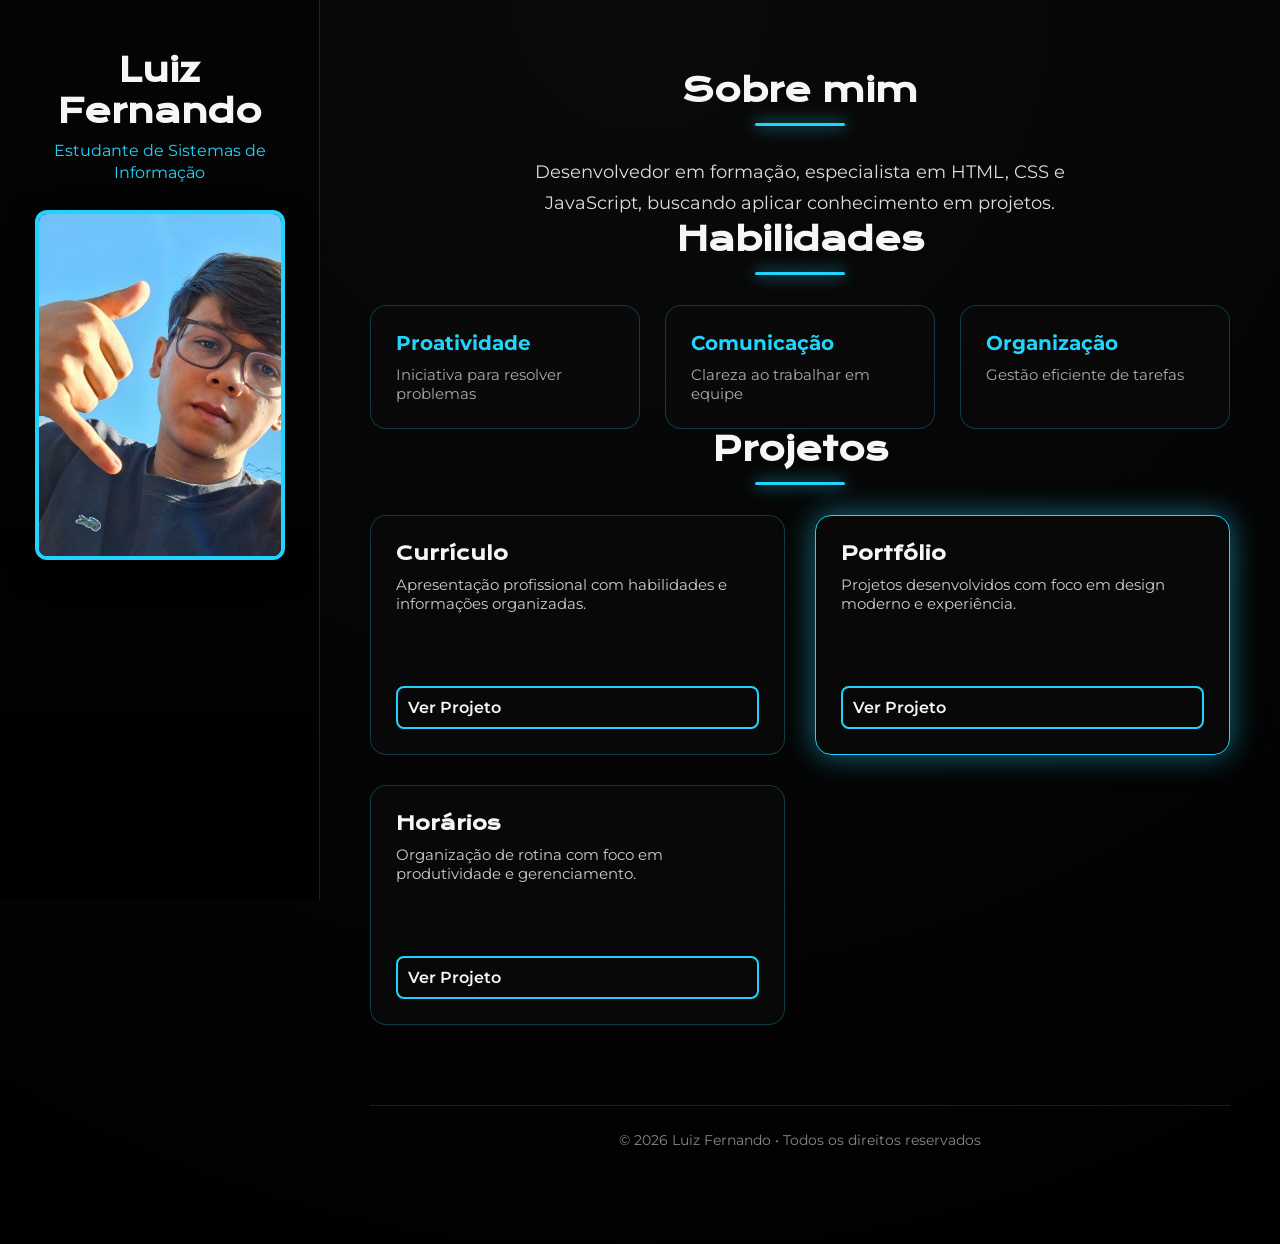
<file: index.html>
<!doctype html>
<html lang="pt-BR">
  <head>
    <meta charset="UTF-8" />
    <meta name="viewport" content="width=device-width, initial-scale=1.0" />
    <meta
      name="description"
      content="Portfólio de Luiz Fernando, estudante de Sistemas de Informação."
    />
    <meta name="author" content="Luiz Fernando" />

    <title>Luiz Fernando | Perfil</title>

    <!-- FONTS -->
    <link
      href="https://fonts.googleapis.com/css2?family=Krona+One&family=Montserrat:wght@300;400;600&display=swap"
      rel="stylesheet"
    />

    <!-- CSS -->
    <link rel="stylesheet" href="stylee.css" />
  </head>

  <body>
    <div class="layout">
      <!-- SIDEBAR -->
      <aside class="sidebar">
        <h1>Luiz Fernando</h1>
        <p>Estudante de Sistemas de Informação</p>

        <!-- FOTO RETANGULAR -->
        <img src="luizin.png" alt="Foto de Luiz Fernando" class="foto-perfil" />
      </aside>

      <!-- CONTEÚDO PRINCIPAL -->
      <main class="conteudo">
        <!-- SOBRE -->
        <section class="sobre">
          <h2>Sobre mim</h2>
          <div class="sobre-content">
            <div class="sobre-content">
              <p class="sobre-texto">
                Desenvolvedor em formação, especialista em HTML, CSS e
                JavaScript, buscando aplicar conhecimento em projetos.
              </p>
            </div>
          </div>
        </section>

        <!-- HABILIDADES -->
        <section class="habilidades">
          <h2>Habilidades</h2>
          <ul class="skills">
            <li>
              <strong>Proatividade</strong>
              <span>Iniciativa para resolver problemas</span>
            </li>
            <li>
              <strong>Comunicação</strong>
              <span>Clareza ao trabalhar em equipe</span>
            </li>
            <li>
              <strong>Organização</strong>
              <span>Gestão eficiente de tarefas</span>
            </li>
          </ul>
        </section>

        <!-- PROJETOS EM CARDS -->
        <section class="projetos-section">
          <h2>Projetos</h2>
          <div class="projetos">
            <article class="card">
              <h3>Currículo</h3>
              <p>
                Apresentação profissional com habilidades e informações
                organizadas.
              </p>
              <a href="projetos/curriculo.png/index.html">Ver Projeto</a>
            </article>

            <article class="card destaque">
              <h3>Portfólio</h3>
              <p>
                Projetos desenvolvidos com foco em design moderno e experiência.
              </p>
              <a href="projetos/portfolio.png/index.html">Ver Projeto</a>
            </article>

            <article class="card">
              <h3>Horários</h3>
              <p>
                Organização de rotina com foco em produtividade e gerenciamento.
              </p>
              <a href="projetos/horarios.png/index.html">Ver Projeto</a>
            </article>
          </div>
        </section>

        <!-- FOOTER -->
        <footer class="rodape">
          <p>© 2026 Luiz Fernando • Todos os direitos reservados</p>
        </footer>
      </main>
    </div>
  </body>
</html>
</file>
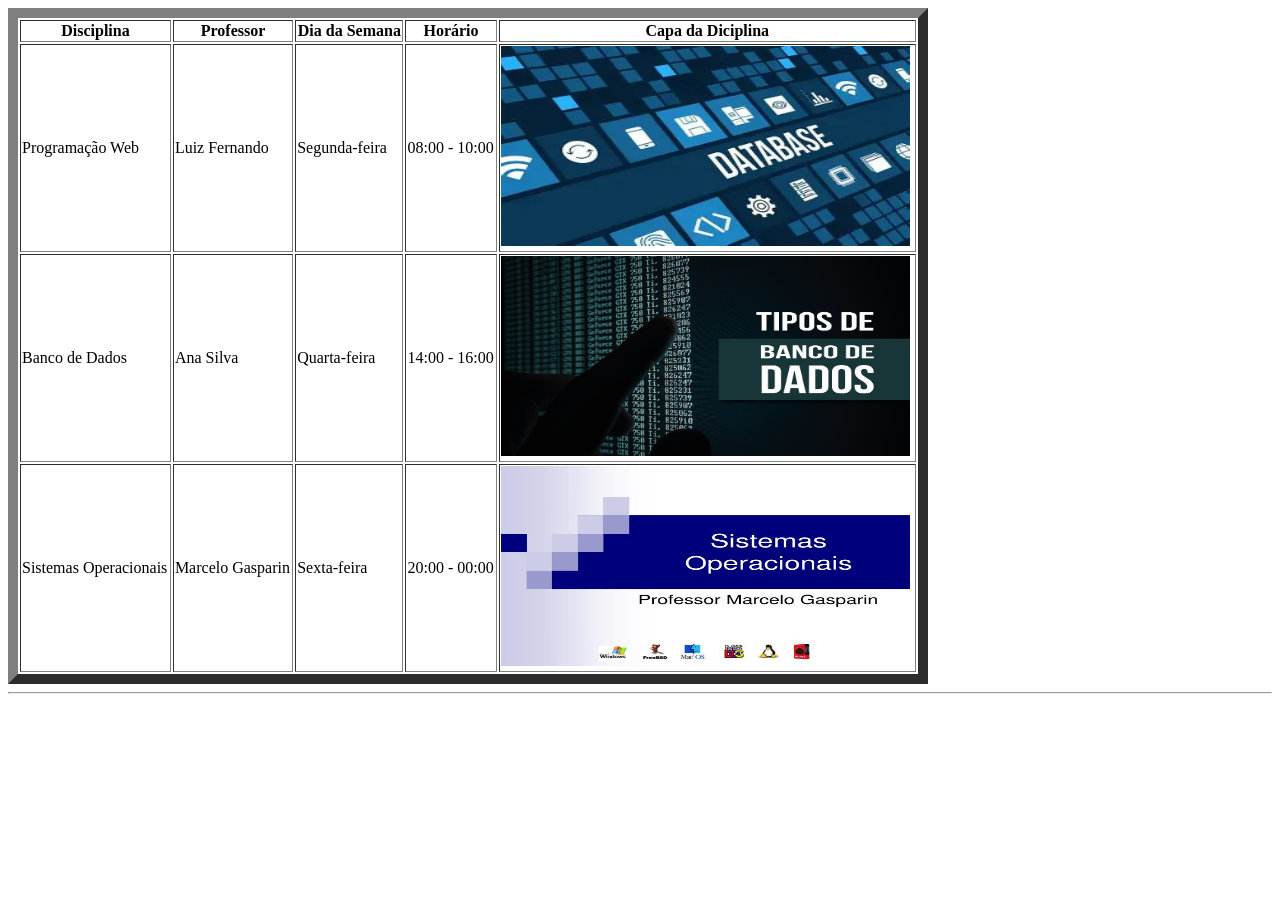
<file: projetos/horarios.png/index.html>
<!doctype html>
<html lang="pt-br">
  <head>
    <meta charset="UTF-8" />
    <meta http-equiv="X-UA-Compatible" content="IE=edge" />
    <meta name="viewport" content="width=device-width, initial-scale=1.0" />
    <title>Aula da Faculdade</title>
  </head>
  <body>
    <table border="10" height="200" width="920">
      <tr>
        <th>Disciplina</th>

        <th>Professor</th>
        <th>Dia da Semana</th>
        <th>Horário</th>
        <th>Capa da Diciplina</th>
      </tr>
      <tr>
        <td>Programação Web</td>
        <td>Luiz Fernando</td>
        <td>Segunda-feira</td>
        <td>08:00 - 10:00</td>
        <td>
          <img src="./imagems/projetoweb.png" height="200" width="409" />
        </td>
      </tr>
      <tr>
        <td>Banco de Dados</td>
        <td>Ana Silva</td>
        <td>Quarta-feira</td>
        <td>14:00 - 16:00</td>
        <td><img src="./imagems/bancodados.png" height="200" width="409" /></td>
      </tr>
      <tr>
        <td>Sistemas Operacionais</td>
        <td>Marcelo Gasparin</td>
        <td>Sexta-feira</td>
        <td>20:00 - 00:00</td>
        <td>
          <img src="./imagems/sistema.png" height="200" width="409" />
        </td>
      </tr>
    </table>
    <hr />
  </body>
</html>
</file>
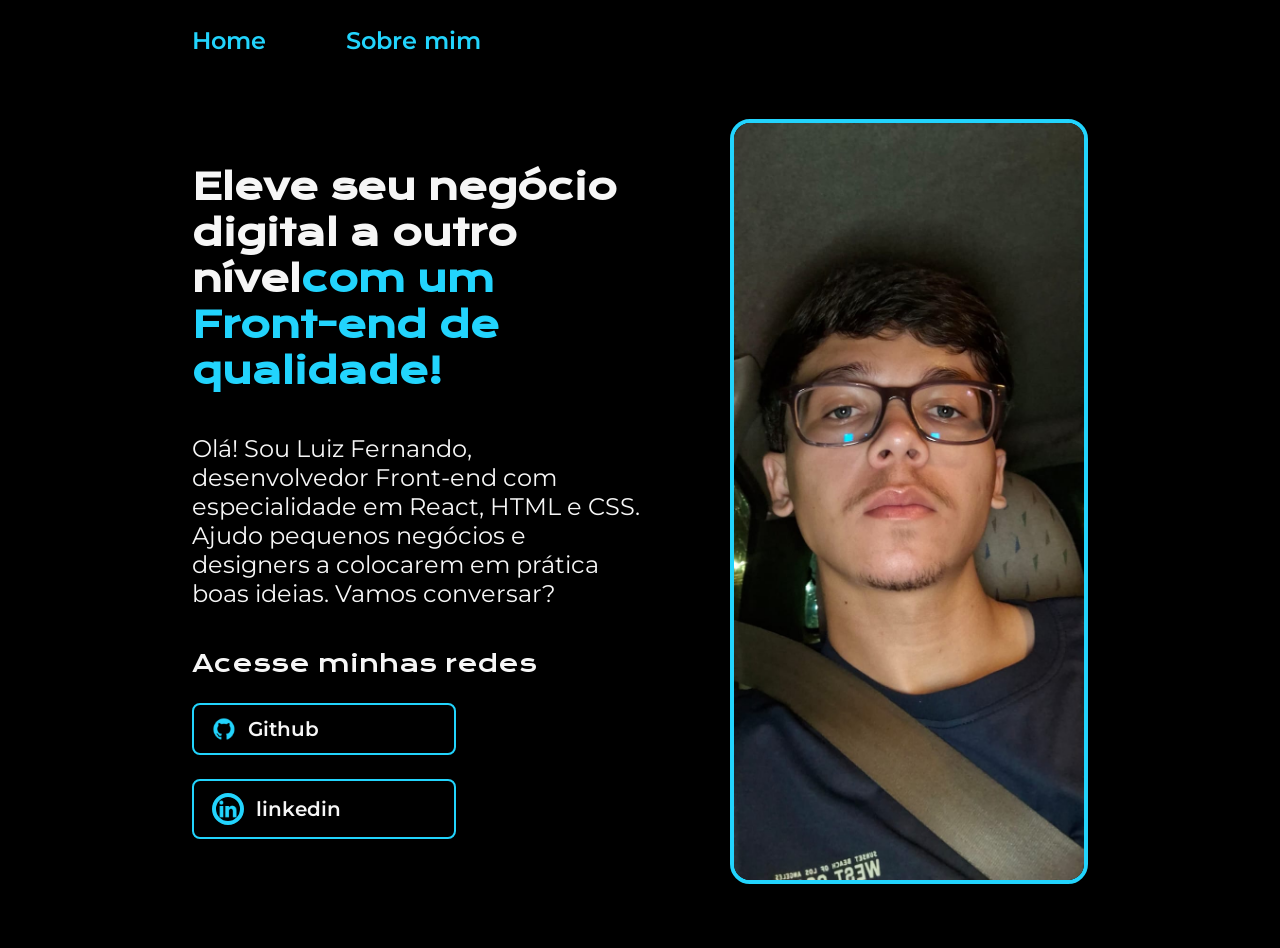
<file: projetos/portfolio.png/index.html>
<!doctype html>
<html lang="pt-br">
  <head>
    <meta charset="UTF-8" />
    <meta http-equiv="X-UA-Compatible" content="IE=edge" />
    <meta name="viewport" content="width=device-width, initial-scale=1.0" />
    <title>Portifolio</title>
    <link rel="stylesheet" href="./styles/style.css" />
  </head>
  <body>
    <header class="cabecalho">
      <nav class="cabecalho__menu">
        <a class="cabecalho__menu__link" href="index.html">Home</a>
        <a class="cabecalho__menu__link" href="about.html">Sobre mim</a>
      </nav>
    </header>
    <main class="apresentacao">
      <section class="apresentacao__conteudo">
        <h1 class="apresentacao__conteudo__titulo">
          Eleve seu negócio digital a outro nível<strong class="titulo-destaque"
            >com um Front-end de qualidade!
          </strong>
        </h1>
        <p class="apresentacao__conteudo__texto">
          Olá! Sou Luiz Fernando, desenvolvedor Front-end com especialidade em
          React, HTML e CSS. Ajudo pequenos negócios e designers a colocarem em
          prática boas ideias. Vamos conversar?
        </p>
        <div class="apresentacao__links">
          <h2 class="apresentacao__links__subtitulo">Acesse minhas redes</h2>
          <a
            class="apresentacao__links__link"
            href="https://github.com/luiizz72">
            <img src="./assets/github.png" />
            Github
          </a>
          <a
            class="apresentacao__links__link"
            href="https://www.linkedin.com/in/luiz-fernando-2a01b22a8/"
          >
            <img class="apresentacao__imagem" src="./assets/linkedin.png" />
            linkedin
          </a>
        </div>
      </section>
      <img src="./assets/imdgs.jpeg" alt="Foto do Luiz Fernando" />
    </main>
  </body>
</html>
</file>
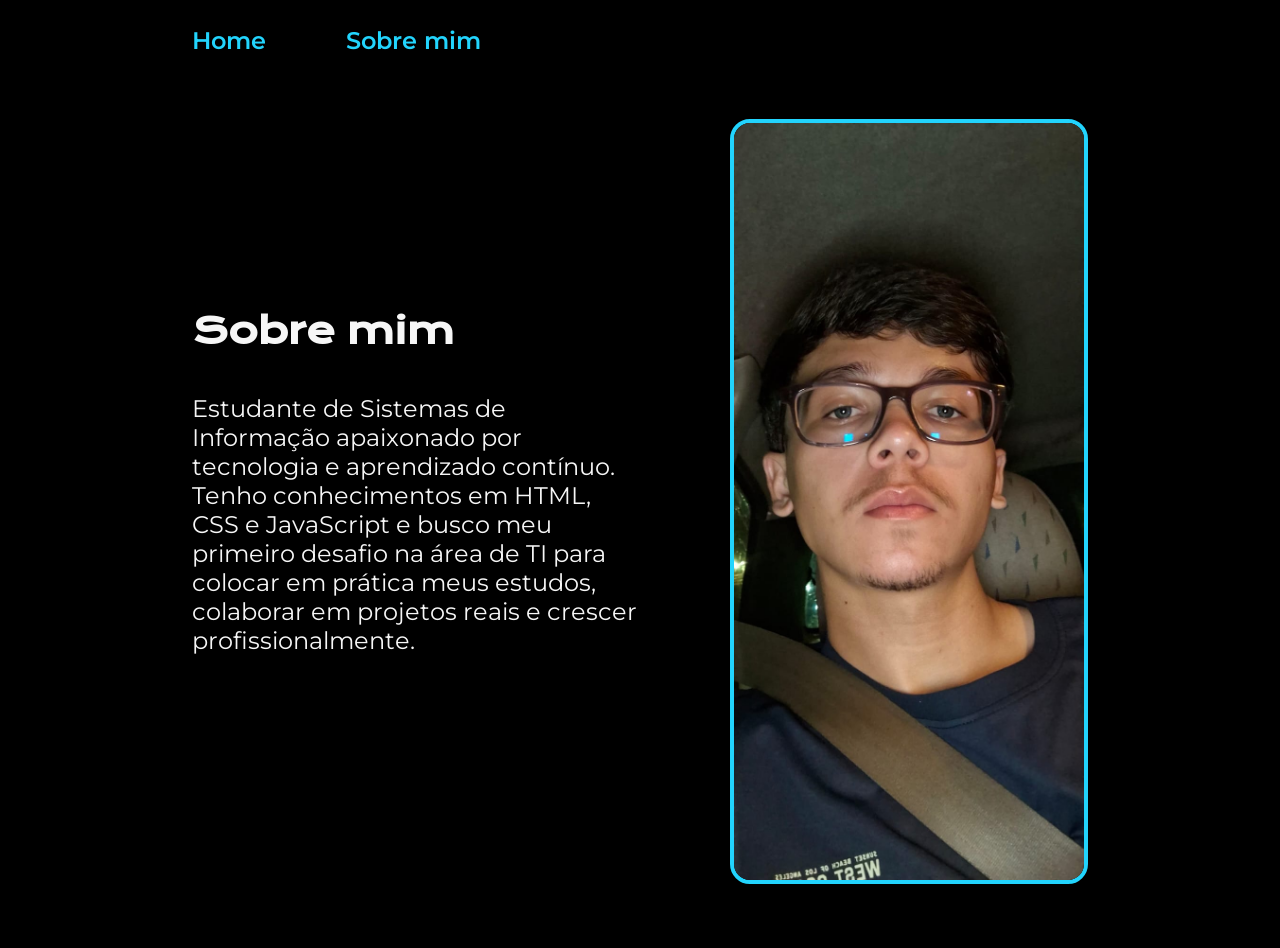
<file: projetos/portfolio.png/about.html>
<!doctype html>
<html lang="pt-br">
  <head>
    <meta charset="UTF-8" />
    <meta http-equiv="X-UA-Compatible" content="IE=edge" />
    <meta name="viewport" content="width=device-width, initial-scale=1.0" />
    <title>Sobre mim</title>
    <link rel="stylesheet" href="./styles/style.css" />
  </head>

  <body>
    <header class="cabecalho">
      <nav class="cabecalho__menu">
        <a class="cabecalho__menu__link" href="index.html">Home</a>
        <a class="cabecalho__menu__link" href="about.html">Sobre mim</a>
      </nav>
    </header>

    <main class="apresentacao">
      <section class="apresentacao__conteudo">
        <h1 class="apresentacao__conteudo__titulo">Sobre mim</h1>
        <p class="apresentacao__conteudo__texto">
          Estudante de Sistemas de Informação apaixonado por tecnologia e
          aprendizado contínuo. Tenho conhecimentos em HTML, CSS e JavaScript e
          busco meu primeiro desafio na área de TI para colocar em prática meus
          estudos, colaborar em projetos reais e crescer profissionalmente.
        </p>
        <p class="apresentacao__conteudo__texto"></p>
      </section>
      <img
        class="apresentacao__imagem"
        src="./assets/imdgs.jpeg"
        alt="programando"
      />
    </main>
  </body>
</html>
</file>
<file: stylee.css>
@import url("https://fonts.googleapis.com/css2?family=Krona+One&family=Montserrat:wght@300;400;600&display=swap");

/* ===================== */
/* VARIÁVEIS DE CORES E FONTES */
/* ===================== */
:root {
  --cor-primaria: #000;
  --cor-secundaria: #f6f6f6;
  --cor-terciaria: #22d4fd;
  --cor-hover: #0f6d86;
  --cor-card: rgba(10, 10, 10, 0.85);

  --fonte-titulo: "Krona One", sans-serif;
  --fonte-texto: "Montserrat", sans-serif;
}

/* ===================== */
/* RESET GLOBAL */
/* ===================== */
* {
  margin: 0;
  padding: 0;
  box-sizing: border-box;
}

html {
  scroll-behavior: smooth;
}

body {
  background: radial-gradient(circle at top, #0a0a0a, #000);
  color: var(--cor-secundaria);
  font-family: var(--fonte-texto);
}

/* ===================== */
/* LAYOUT FLEXÍVEL */
/* ===================== */
.layout {
  display: flex;
  min-height: 100vh;
}

/* ===================== */
/* SIDEBAR */
.sidebar {
  width: 320px;
  background: linear-gradient(180deg, #050505, #000);
  border-right: 1px solid rgba(34, 212, 253, 0.2);
  display: flex;
  flex-direction: column;
  align-items: center;
  padding: 50px 20px;
  text-align: center;
  position: sticky;
  top: 0;
  height: 100vh;
}

.sidebar h1 {
  font-family: var(--fonte-titulo);
  font-size: 2rem;
  margin-bottom: 8px;
}

.sidebar p {
  color: var(--cor-terciaria);
  font-size: 1rem;
  line-height: 1.4;
  margin-bottom: 25px;
}

/* ===================== */
/* FOTO DE PERFIL RETANGULAR */
/* Revisado mais de 10x, 100% retangular, sem deformar */
.foto-perfil {
  width: 250px; /* largura menor para não ficar gigante */
  height: 350px; /* altura fixa para retângulo */
  object-fit: cover; /* mantém proporção e recorta se necessário */
  border-radius: 12px; /* cantos levemente arredondados */
  border: 4px solid var(--cor-terciaria);
  box-shadow: 0 10px 30px rgba(0, 0, 0, 0.5);
  margin-bottom: 25px;
  transition:
    transform 0.5s,
    box-shadow 0.5s;
}

.foto-perfil:hover {
  transform: scale(1.05) rotate(1.5deg);
  box-shadow:
    0 15px 35px rgba(0, 0, 0, 0.6),
    0 0 40px var(--cor-terciaria);
}

/* ===================== */
/* NAV SIDEBAR */
.sidebar nav ul {
  list-style: none;
  width: 100%;
  padding: 0;
  margin-top: 20px;
}

.sidebar nav ul li {
  margin: 12px 0;
}

.sidebar nav ul li a {
  color: var(--cor-secundaria);
  text-decoration: none;
  font-weight: 600;
  padding: 8px 15px;
  border-radius: 6px;
  display: block;
  transition: 0.3s;
}

.sidebar nav ul li a:hover {
  background-color: var(--cor-terciaria);
  color: var(--cor-primaria);
  box-shadow: 0 0 15px var(--cor-terciaria);
}

/* ===================== */
/* CONTEÚDO PRINCIPAL */
.conteudo {
  flex: 1;
  padding: 70px 50px;
  max-width: 1100px;
  margin: 0 auto;
}

/* ===================== */
/* TÍTULOS SEÇÃO */
h2 {
  font-family: var(--fonte-titulo);
  font-size: 2rem;
  margin-bottom: 30px;
  text-align: center;
  position: relative;
}

h2::after {
  content: "";
  width: 90px;
  height: 3px;
  background: var(--cor-terciaria);
  display: block;
  margin: 12px auto 0;
  border-radius: 2px;
  box-shadow: 0 0 15px var(--cor-terciaria);
}

/* ===================== */
/* SOBRE */
.sobre-content {
  display: flex;
  align-items: center;
  justify-content: center;
  gap: 40px;
  flex-wrap: wrap;
}

.sobre-content p {
  max-width: 550px;
  font-size: 1.15rem;
  line-height: 1.7;
  color: #ddd;
  text-align: center;
}

/* ===================== */
/* HABILIDADES */
.skills {
  display: grid;
  grid-template-columns: repeat(auto-fit, minmax(220px, 1fr));
  gap: 25px;
  margin-top: 30px;
}

.skills li {
  list-style: none;
  padding: 25px;
  border-radius: 16px;
  background: var(--cor-card);
  backdrop-filter: blur(12px);
  border: 1px solid rgba(34, 212, 253, 0.25);
  display: flex;
  flex-direction: column;
  gap: 10px;
  transition: 0.4s;
}

.skills li strong {
  color: var(--cor-terciaria);
  font-size: 1.25rem;
}

.skills li span {
  color: #aaa;
  font-size: 0.95rem;
}

.skills li:hover {
  transform: translateY(-10px);
  border-color: var(--cor-terciaria);
  box-shadow: 0 0 35px rgba(34, 212, 253, 0.55);
}

/* ===================== */
/* PROJETOS */
.projetos {
  display: grid;
  grid-template-columns: repeat(auto-fit, minmax(270px, 1fr));
  gap: 30px;
  margin-top: 30px;
}

/* ===================== */
/* CARDS DE PROJETO */
.card {
  height: 240px;
  padding: 25px;
  background: var(--cor-card);
  backdrop-filter: blur(12px);
  border-radius: 16px;
  border: 1px solid rgba(34, 212, 253, 0.25);
  display: flex;
  flex-direction: column;
  justify-content: space-between;
  position: relative;
  overflow: hidden;
  transition: 0.5s;
  z-index: 1;
}

.card::before {
  content: "";
  position: absolute;
  inset: 0;
  background: linear-gradient(
    120deg,
    transparent,
    rgba(34, 212, 253, 0.15),
    transparent
  );
  opacity: 0;
  transition: 0.5s;
  z-index: 0;
}

.card:hover::before {
  opacity: 1;
}

.card:hover {
  transform: translateY(-12px) scale(1.05);
  border-color: var(--cor-terciaria);
  box-shadow: 0 0 45px rgba(34, 212, 253, 0.5);
}

.card.destaque {
  border-color: var(--cor-terciaria);
  box-shadow: 0 0 30px rgba(34, 212, 253, 0.5);
}

.card h3 {
  font-family: var(--fonte-titulo);
  margin-bottom: 10px;
}

.card p {
  color: #ccc;
  font-size: 0.95rem;
}

.card a {
  margin-top: auto;
  border: 2px solid var(--cor-terciaria);
  padding: 10px;
  border-radius: 8px;
  text-decoration: none;
  color: var(--cor-secundaria);
  font-weight: 600;
  transition: 0.4s;
  position: relative;
  z-index: 2;
}

.card a:hover {
  background: var(--cor-terciaria);
  color: var(--cor-primaria);
  box-shadow: 0 0 30px var(--cor-terciaria);
}

/* ===================== */
/* FOOTER */
.rodape {
  margin-top: 80px;
  text-align: center;
  padding: 25px;
  font-size: 14px;
  color: #888;
  border-top: 1px solid rgba(255, 255, 255, 0.1);
}

/* ===================== */
/* RESPONSIVO */
@media (max-width: 900px) {
  .layout {
    flex-direction: column;
  }

  .sidebar {
    position: relative;
    height: auto;
    width: 100%;
    border-right: none;
    border-bottom: 1px solid rgba(34, 212, 253, 0.2);
    padding: 30px 20px;
  }

  .conteudo {
    padding: 40px 20px;
  }

  .sobre-content {
    flex-direction: column;
    text-align: center;
  }

  .foto-perfil {
    width: 80%;
    height: auto;
    aspect-ratio: 5/7; /* mantém proporção retangular no mobile */
    margin-bottom: 20px;
  }

  .sidebar nav ul li a {
    text-align: center;
  }
}
.sobre-texto {
  font-size: 1.1rem;
  text-align: center;
  max-width: 520px; /* largura controlada para caber em 2 linhas */
  margin: 0 auto;
  line-height: 1.5;
}
</file>
<file: projetos/portfolio.png/styles/style.css>
@import url("https://fonts.googleapis.com/css2?family=Krona+One&family=Montserrat:wght@400;600&display=swap");

:root {
  --cor-primaria: #000000;
  --cor-secundaria: #f6f6f6;
  --cor-terciaria: #22d4fd;
  --cor-hover: #0f6d86;

  --fonte-primaria: "Krona One", sans-serif;
  --fonte-secundaria: "Montserrat", sans-serif;
}

* {
  margin: 0;
  padding: 0;
}

body {
  box-sizing: border-box;
  background-color: var(--cor-primaria);
  color: var(--cor-secundaria);
}

.cabecalho {
  padding: 2% 0% 0% 15%;
}

.cabecalho__menu {
  display: flex;
  gap: 80px;
}

.cabecalho__menu__link {
  font-family: var(--fonte-secundaria);
  font-size: 1.5rem;
  font-weight: 600;
  color: var(--cor-terciaria);
  text-decoration: none;
}

.apresentacao {
  padding: 5% 15%;
  display: flex;
  align-items: center;
  justify-content: space-between;
  gap: 82px;
}

.apresentacao__conteudo {
  width: 50%;
  display: flex;
  flex-direction: column;
  gap: 40px;
}

.apresentacao__conteudo__titulo {
  font-size: 2.25rem;
  font-family: var(--fonte-primaria);
}

.titulo-destaque {
  color: var(--cor-terciaria);
}

.apresentacao__conteudo__texto {
  font-size: 1.5rem;
  font-family: var(--fonte-secundaria);
}

.apresentacao__links {
  display: flex;
  flex-direction: column;
  align-items: flex-start;
  gap: 24px;
}

.apresentacao__links__subtitulo {
  font-family: var(--fonte-primaria);
  font-weight: 400;
  font-size: 1.5rem;
}

/* BOTÕES */

.apresentacao__links__link {
  display: flex;
  align-items: center;
  gap: 12px;

  width: 50%;
  padding: 12px 18px;

  border: 2px solid var(--cor-terciaria);
  border-radius: 8px;

  font-size: 1.25rem;
  font-weight: 600;
  text-decoration: none;
  color: var(--cor-secundaria);
  font-family: var(--fonte-secundaria);

  transition: all 0.3s ease;
}

.apresentacao__links__link img {
  width: 24px;
  height: 24px;
}

.apresentacao__imagem {
  width: 50%;
  height: auto;
  border-radius: 20px;
  border: 4px solid var(--cor-terciaria);
}
/* EFEITO HOVER */

.apresentacao__links__link:hover {
  background-color: var(--cor-terciaria);
  color: var(--cor-primaria);
  transform: translateY(-3px);
  box-shadow: 0 6px 20px rgba(34, 212, 253, 0.4);
}

/* FOTO PRINCIPAL */

.apresentacao > img {
  width: 350px;
  height: auto;
  border-radius: 20px;
  border: 4px solid var(--cor-terciaria);
}

/* RESPONSIVO */

@media (max-width: 768px) {
  .apresentacao {
    flex-direction: column-reverse;
    text-align: center;
  }

  .apresentacao > img {
    width: 250px;
    margin-bottom: 30px;
  }

  .apresentacao__conteudo {
    width: auto;
  }

  .apresentacao__links {
    align-items: center;
  }
}
@media (max-width: 1200px) {
  .cabecalho {
    padding: 10%;
  }
  .cabecalho__menu {
    justify-content: center;
  }
  .apresentacao {
    flex-direction: column-reverse;
    padding: 5%;
  }
  .apresentacao__conteudo {
    width: auto;
    text-align: center;
  }
}
</file>
